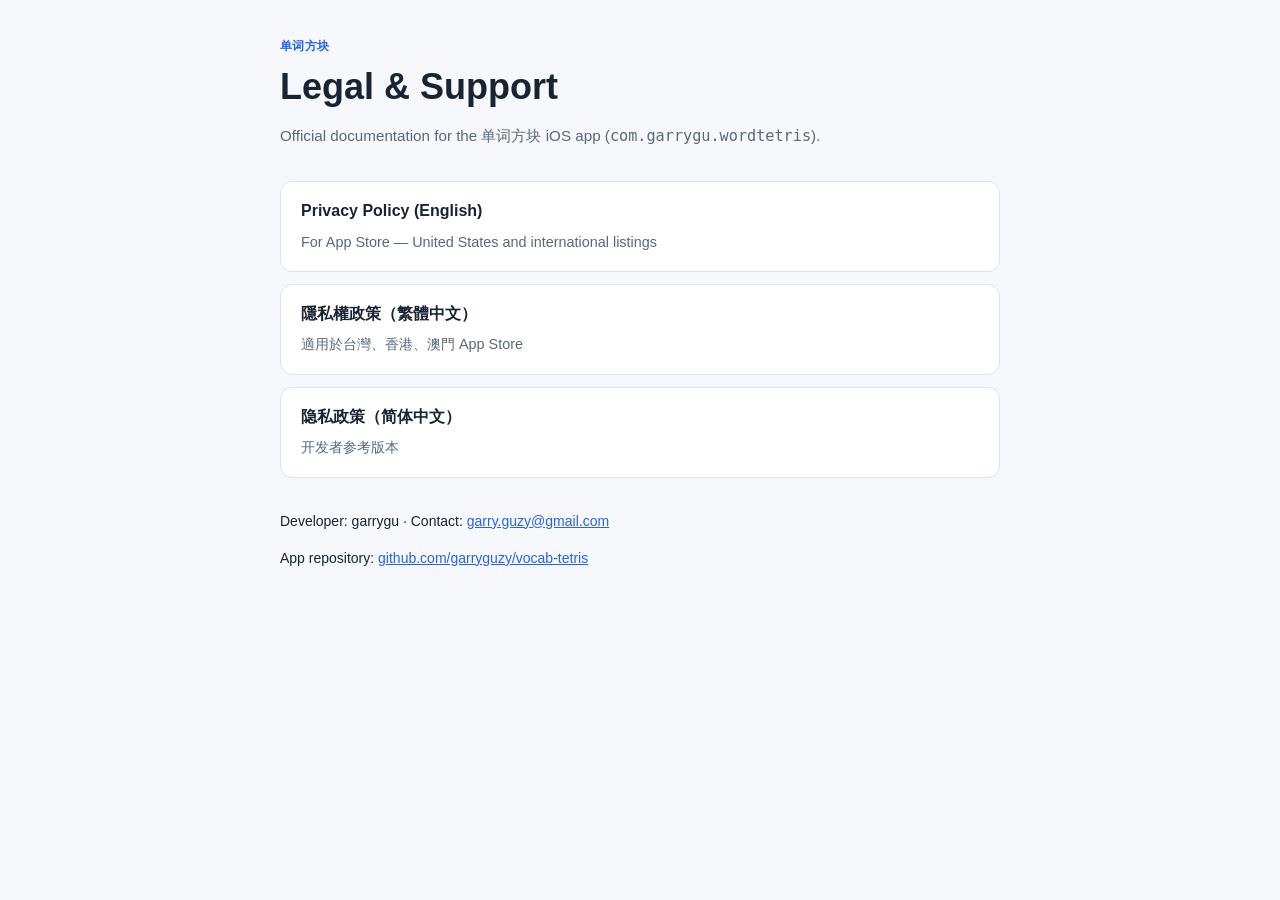
<file: index.html>
<!DOCTYPE html>
<html lang="en">
<head>
  <meta charset="UTF-8">
  <meta name="viewport" content="width=device-width, initial-scale=1.0">
  <title>单词方块 — Legal &amp; Support</title>
  <link rel="stylesheet" href="assets/style.css">
</head>
<body>
  <div class="wrap">
    <header>
      <div class="badge">单词方块</div>
      <h1>Legal &amp; Support</h1>
      <p class="meta">Official documentation for the 单词方块 iOS app (<code>com.garrygu.wordtetris</code>).</p>
    </header>

    <div class="home-links">
      <a href="privacy/">
        <strong>Privacy Policy (English)</strong>
        <span>For App Store — United States and international listings</span>
      </a>
      <a href="privacy/zh-Hant.html">
        <strong>隱私權政策（繁體中文）</strong>
        <span>適用於台灣、香港、澳門 App Store</span>
      </a>
      <a href="privacy/zh-Hans.html">
        <strong>隐私政策（简体中文）</strong>
        <span>开发者参考版本</span>
      </a>
    </div>

    <footer>
      <p>Developer: garrygu · Contact: <a href="mailto:garry.guzy@gmail.com">garry.guzy@gmail.com</a></p>
      <p>App repository: <a href="https://github.com/garryguzy/vocab-tetris">github.com/garryguzy/vocab-tetris</a></p>
    </footer>
  </div>
</body>
</html>
</file>
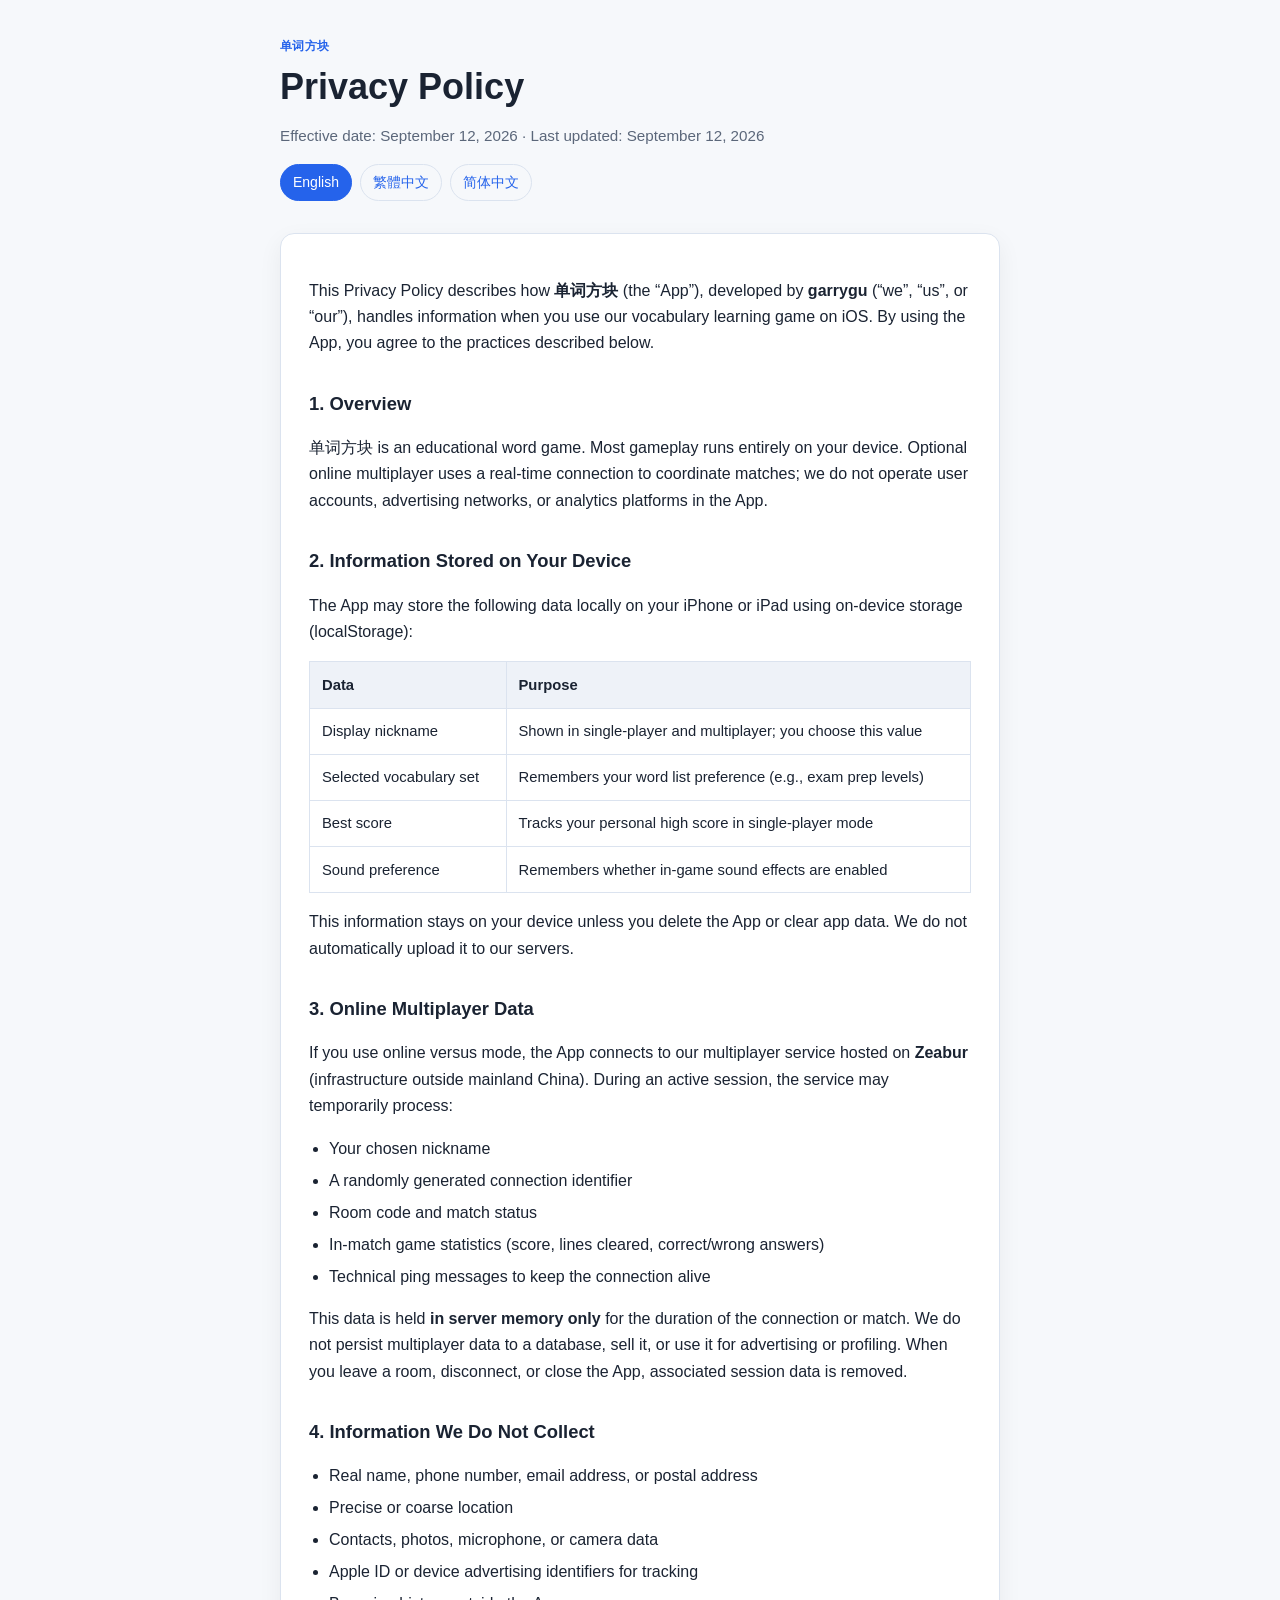
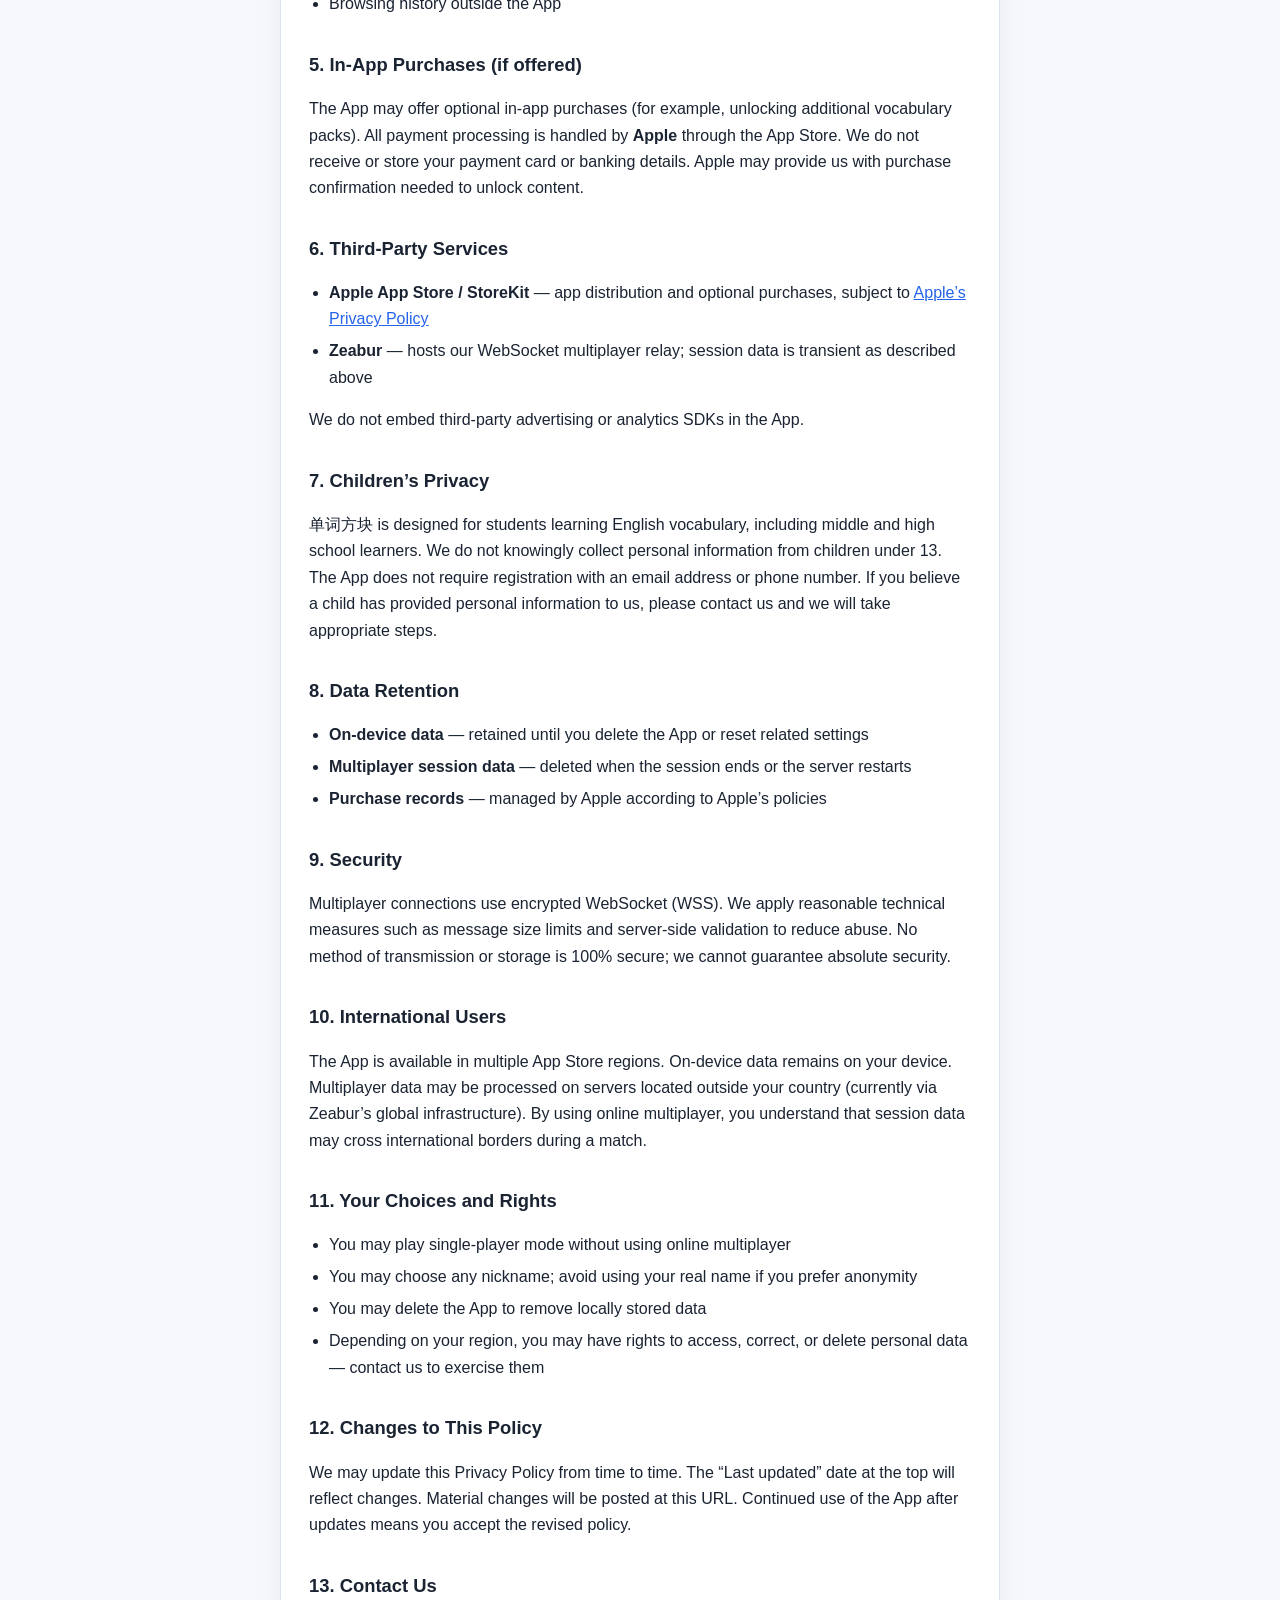
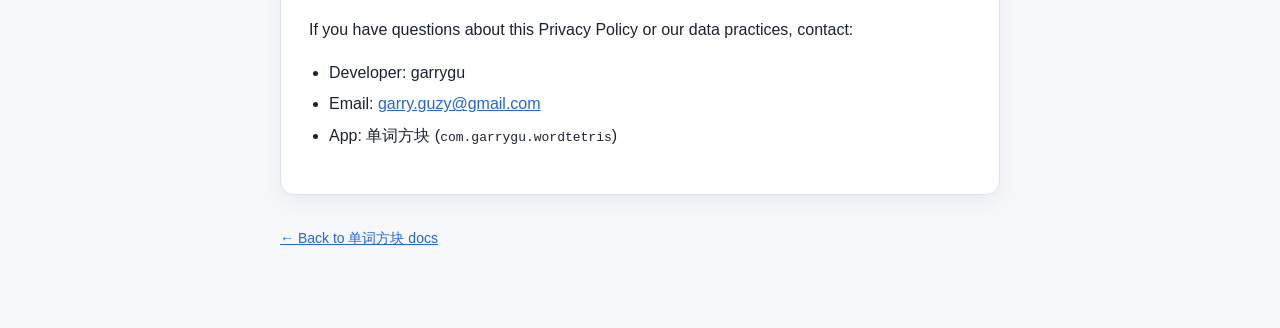
<file: privacy/index.html>
<!DOCTYPE html>
<html lang="en">
<head>
  <meta charset="UTF-8">
  <meta name="viewport" content="width=device-width, initial-scale=1.0">
  <title>单词方块 Privacy Policy</title>
  <link rel="stylesheet" href="../assets/style.css">
  <link rel="alternate" hreflang="en" href="index.html">
  <link rel="alternate" hreflang="zh-Hant" href="zh-Hant.html">
  <link rel="alternate" hreflang="zh-Hans" href="zh-Hans.html">
</head>
<body>
  <div class="wrap">
    <header>
      <div class="badge">单词方块</div>
      <h1>Privacy Policy</h1>
      <p class="meta">Effective date: September 12, 2026 · Last updated: September 12, 2026</p>
      <nav class="lang-nav" aria-label="Language">
        <a href="index.html" aria-current="page">English</a>
        <a href="zh-Hant.html">繁體中文</a>
        <a href="zh-Hans.html">简体中文</a>
      </nav>
    </header>

    <main class="card">
      <p>
        This Privacy Policy describes how <strong>单词方块</strong> (the “App”), developed by
        <strong>garrygu</strong> (“we”, “us”, or “our”), handles information when you use our
        vocabulary learning game on iOS. By using the App, you agree to the practices described below.
      </p>

      <h2>1. Overview</h2>
      <p>
        单词方块 is an educational word game. Most gameplay runs entirely on your device.
        Optional online multiplayer uses a real-time connection to coordinate matches; we do not operate
        user accounts, advertising networks, or analytics platforms in the App.
      </p>

      <h2>2. Information Stored on Your Device</h2>
      <p>The App may store the following data locally on your iPhone or iPad using on-device storage (localStorage):</p>
      <table>
        <thead>
          <tr>
            <th>Data</th>
            <th>Purpose</th>
          </tr>
        </thead>
        <tbody>
          <tr>
            <td>Display nickname</td>
            <td>Shown in single-player and multiplayer; you choose this value</td>
          </tr>
          <tr>
            <td>Selected vocabulary set</td>
            <td>Remembers your word list preference (e.g., exam prep levels)</td>
          </tr>
          <tr>
            <td>Best score</td>
            <td>Tracks your personal high score in single-player mode</td>
          </tr>
          <tr>
            <td>Sound preference</td>
            <td>Remembers whether in-game sound effects are enabled</td>
          </tr>
        </tbody>
      </table>
      <p>
        This information stays on your device unless you delete the App or clear app data.
        We do not automatically upload it to our servers.
      </p>

      <h2>3. Online Multiplayer Data</h2>
      <p>
        If you use online versus mode, the App connects to our multiplayer service hosted on
        <strong>Zeabur</strong> (infrastructure outside mainland China). During an active session, the service may temporarily process:
      </p>
      <ul>
        <li>Your chosen nickname</li>
        <li>A randomly generated connection identifier</li>
        <li>Room code and match status</li>
        <li>In-match game statistics (score, lines cleared, correct/wrong answers)</li>
        <li>Technical ping messages to keep the connection alive</li>
      </ul>
      <p>
        This data is held <strong>in server memory only</strong> for the duration of the connection or match.
        We do not persist multiplayer data to a database, sell it, or use it for advertising or profiling.
        When you leave a room, disconnect, or close the App, associated session data is removed.
      </p>

      <h2>4. Information We Do Not Collect</h2>
      <ul>
        <li>Real name, phone number, email address, or postal address</li>
        <li>Precise or coarse location</li>
        <li>Contacts, photos, microphone, or camera data</li>
        <li>Apple ID or device advertising identifiers for tracking</li>
        <li>Browsing history outside the App</li>
      </ul>

      <h2>5. In-App Purchases (if offered)</h2>
      <p>
        The App may offer optional in-app purchases (for example, unlocking additional vocabulary packs).
        All payment processing is handled by <strong>Apple</strong> through the App Store.
        We do not receive or store your payment card or banking details.
        Apple may provide us with purchase confirmation needed to unlock content.
      </p>

      <h2>6. Third-Party Services</h2>
      <ul>
        <li><strong>Apple App Store / StoreKit</strong> — app distribution and optional purchases, subject to <a href="https://www.apple.com/legal/privacy/">Apple’s Privacy Policy</a></li>
        <li><strong>Zeabur</strong> — hosts our WebSocket multiplayer relay; session data is transient as described above</li>
      </ul>
      <p>We do not embed third-party advertising or analytics SDKs in the App.</p>

      <h2>7. Children’s Privacy</h2>
      <p>
        单词方块 is designed for students learning English vocabulary, including middle and high school learners.
        We do not knowingly collect personal information from children under 13.
        The App does not require registration with an email address or phone number.
        If you believe a child has provided personal information to us, please contact us and we will take appropriate steps.
      </p>

      <h2>8. Data Retention</h2>
      <ul>
        <li><strong>On-device data</strong> — retained until you delete the App or reset related settings</li>
        <li><strong>Multiplayer session data</strong> — deleted when the session ends or the server restarts</li>
        <li><strong>Purchase records</strong> — managed by Apple according to Apple’s policies</li>
      </ul>

      <h2>9. Security</h2>
      <p>
        Multiplayer connections use encrypted WebSocket (WSS). We apply reasonable technical measures
        such as message size limits and server-side validation to reduce abuse.
        No method of transmission or storage is 100% secure; we cannot guarantee absolute security.
      </p>

      <h2>10. International Users</h2>
      <p>
        The App is available in multiple App Store regions. On-device data remains on your device.
        Multiplayer data may be processed on servers located outside your country (currently via Zeabur’s global infrastructure).
        By using online multiplayer, you understand that session data may cross international borders during a match.
      </p>

      <h2>11. Your Choices and Rights</h2>
      <ul>
        <li>You may play single-player mode without using online multiplayer</li>
        <li>You may choose any nickname; avoid using your real name if you prefer anonymity</li>
        <li>You may delete the App to remove locally stored data</li>
        <li>Depending on your region, you may have rights to access, correct, or delete personal data — contact us to exercise them</li>
      </ul>

      <h2>12. Changes to This Policy</h2>
      <p>
        We may update this Privacy Policy from time to time. The “Last updated” date at the top will reflect changes.
        Material changes will be posted at this URL. Continued use of the App after updates means you accept the revised policy.
      </p>

      <h2>13. Contact Us</h2>
      <p>
        If you have questions about this Privacy Policy or our data practices, contact:
      </p>
      <ul>
        <li>Developer: garrygu</li>
        <li>Email: <a href="mailto:garry.guzy@gmail.com">garry.guzy@gmail.com</a></li>
        <li>App: 单词方块 (<code>com.garrygu.wordtetris</code>)</li>
      </ul>
    </main>

    <footer>
      <p><a href="../">← Back to 单词方块 docs</a></p>
    </footer>
  </div>
</body>
</html>
</file>
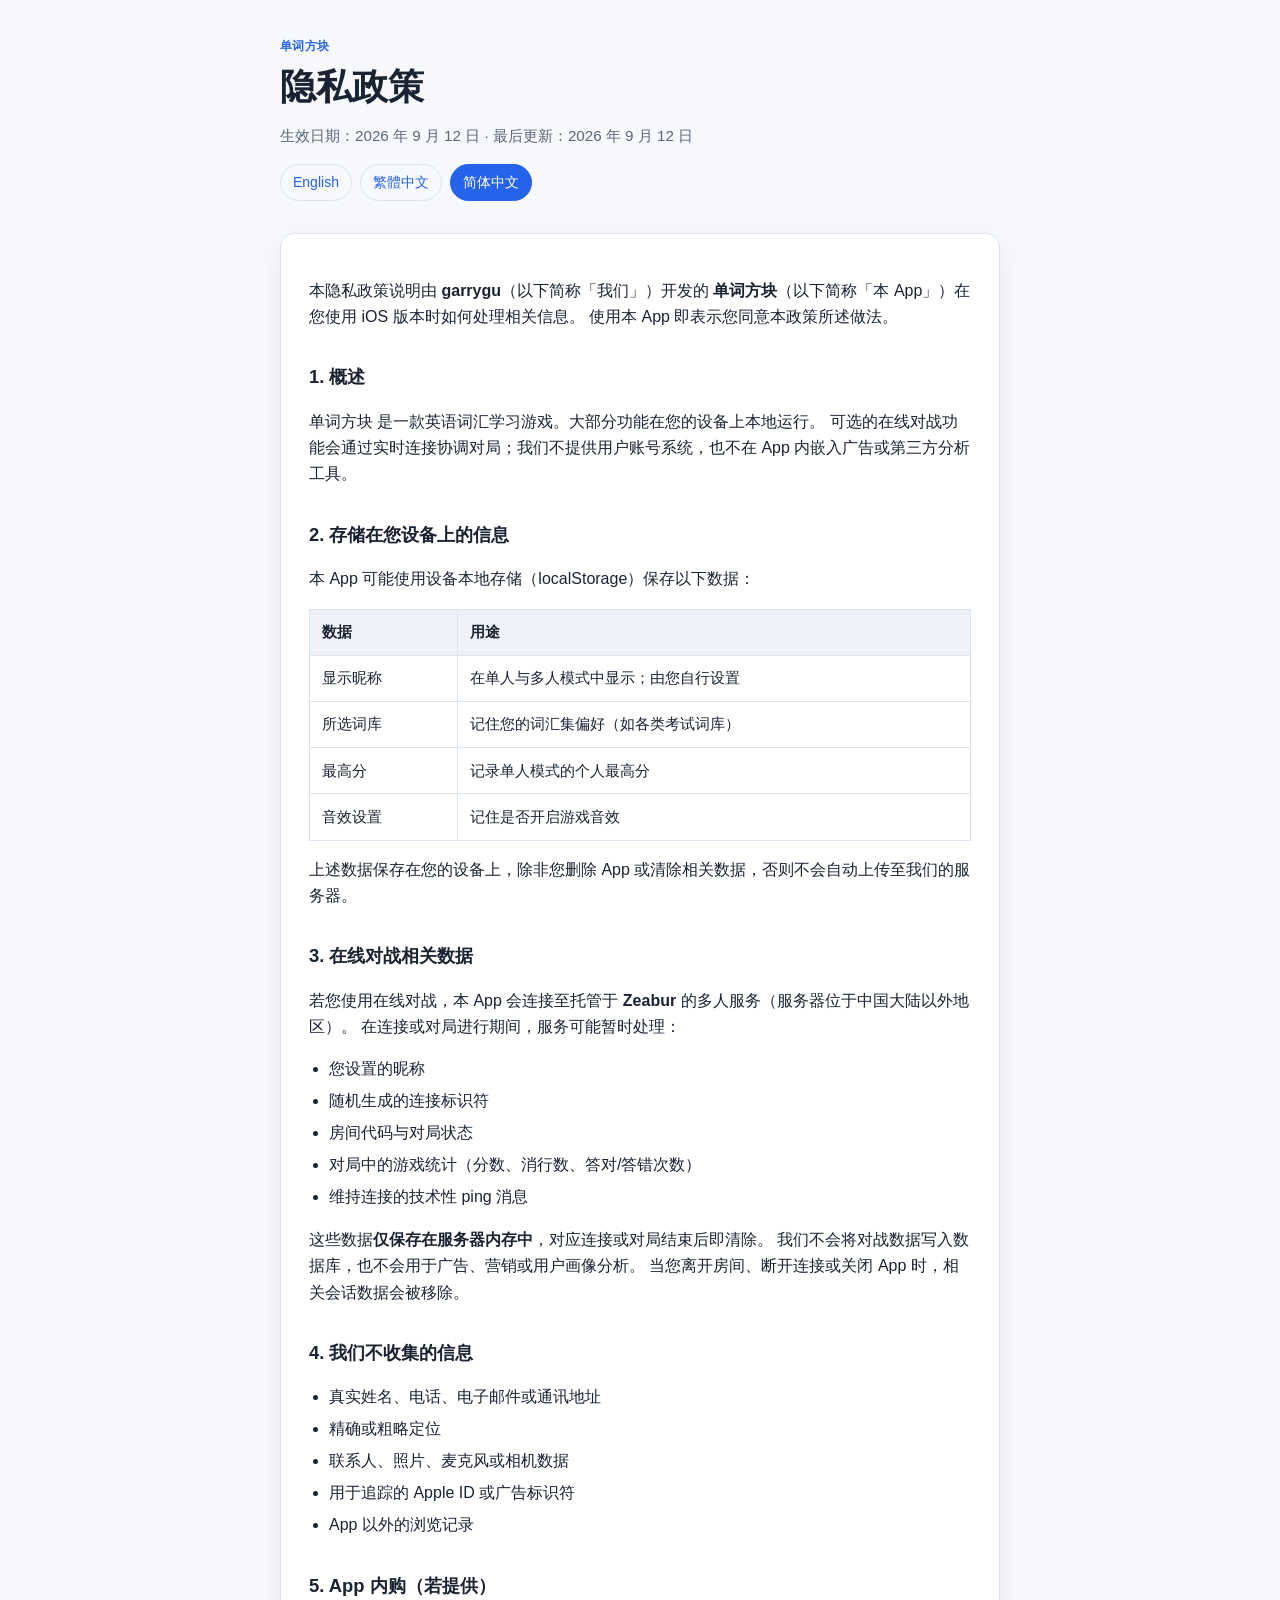
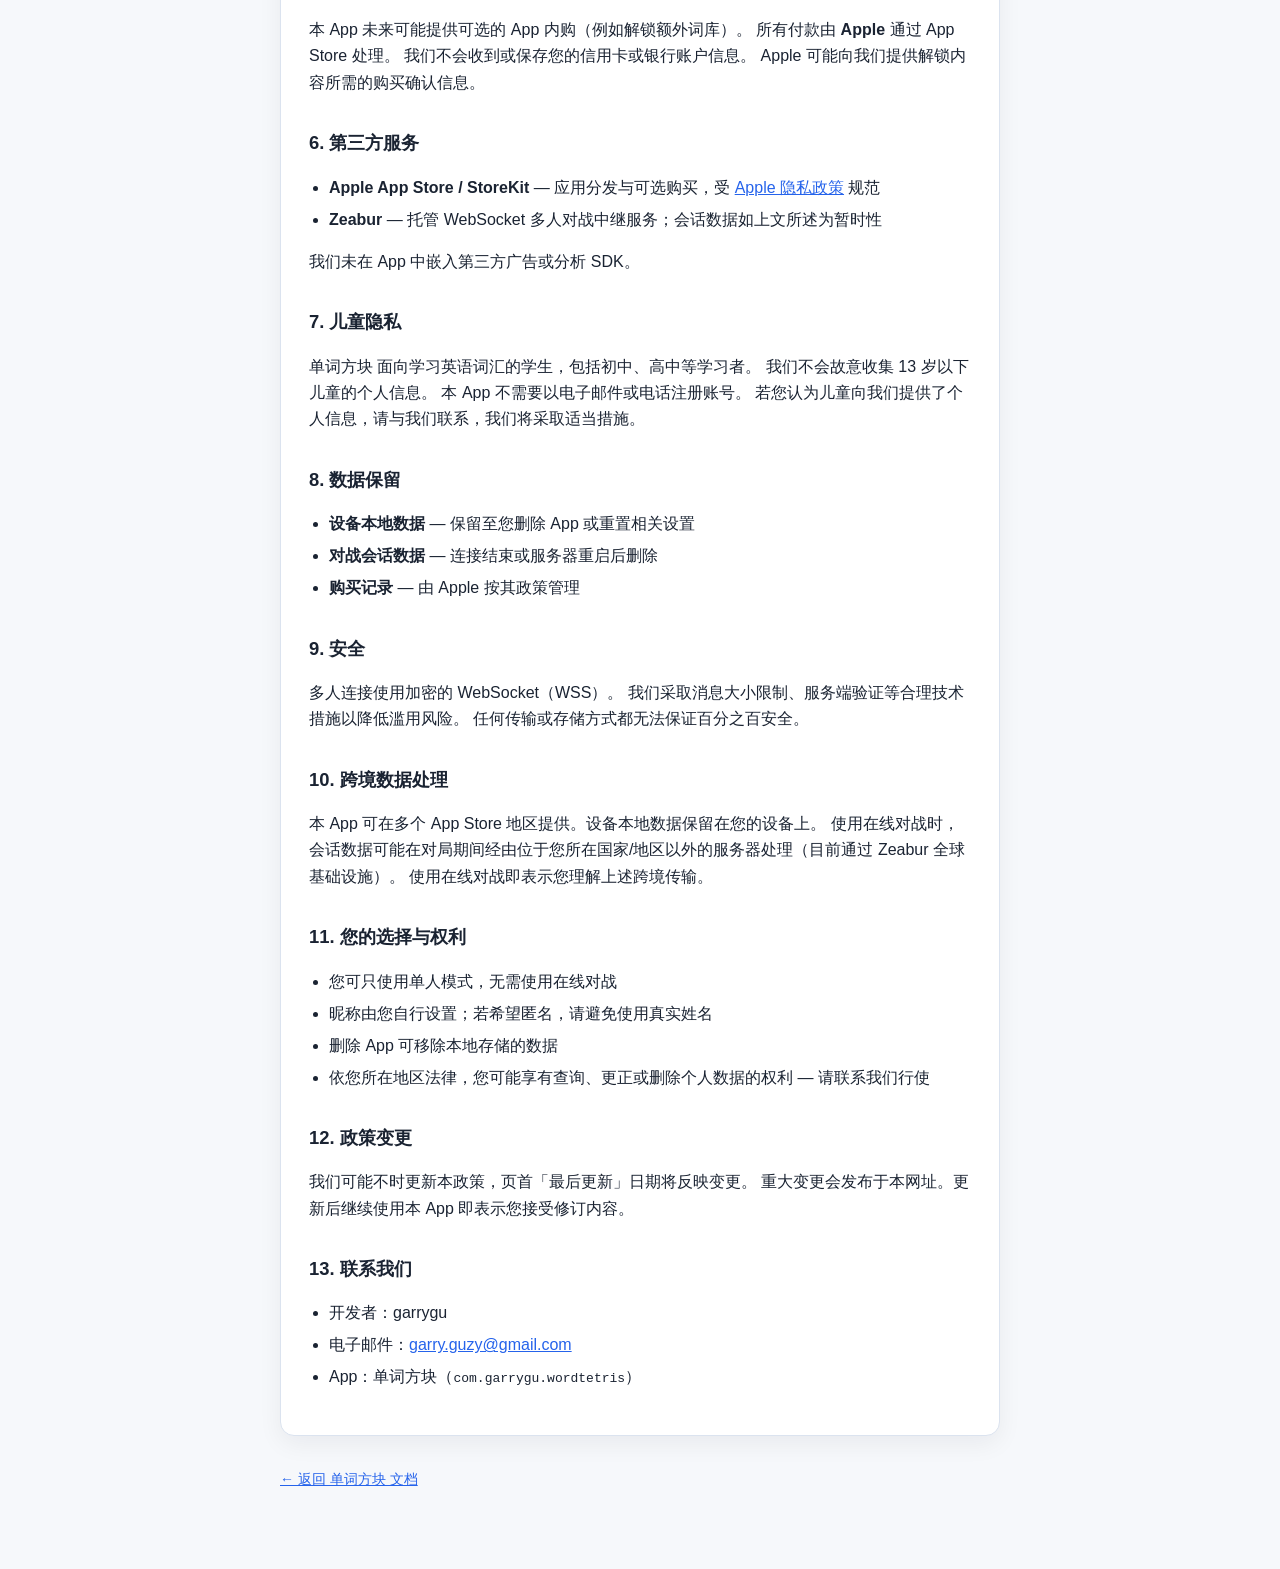
<file: privacy/zh-Hans.html>
<!DOCTYPE html>
<html lang="zh-Hans">
<head>
  <meta charset="UTF-8">
  <meta name="viewport" content="width=device-width, initial-scale=1.0">
  <title>单词方块 隐私政策</title>
  <link rel="stylesheet" href="../assets/style.css">
  <link rel="alternate" hreflang="en" href="index.html">
  <link rel="alternate" hreflang="zh-Hant" href="zh-Hant.html">
  <link rel="alternate" hreflang="zh-Hans" href="zh-Hans.html">
</head>
<body>
  <div class="wrap">
    <header>
      <div class="badge">单词方块</div>
      <h1>隐私政策</h1>
      <p class="meta">生效日期：2026 年 9 月 12 日 · 最后更新：2026 年 9 月 12 日</p>
      <nav class="lang-nav" aria-label="语言">
        <a href="index.html">English</a>
        <a href="zh-Hant.html">繁體中文</a>
        <a href="zh-Hans.html" aria-current="page">简体中文</a>
      </nav>
    </header>

    <main class="card">
      <p>
        本隐私政策说明由 <strong>garrygu</strong>（以下简称「我们」）开发的
        <strong>单词方块</strong>（以下简称「本 App」）在您使用 iOS 版本时如何处理相关信息。
        使用本 App 即表示您同意本政策所述做法。
      </p>

      <h2>1. 概述</h2>
      <p>
        单词方块 是一款英语词汇学习游戏。大部分功能在您的设备上本地运行。
        可选的在线对战功能会通过实时连接协调对局；我们不提供用户账号系统，也不在 App 内嵌入广告或第三方分析工具。
      </p>

      <h2>2. 存储在您设备上的信息</h2>
      <p>本 App 可能使用设备本地存储（localStorage）保存以下数据：</p>
      <table>
        <thead>
          <tr>
            <th>数据</th>
            <th>用途</th>
          </tr>
        </thead>
        <tbody>
          <tr>
            <td>显示昵称</td>
            <td>在单人与多人模式中显示；由您自行设置</td>
          </tr>
          <tr>
            <td>所选词库</td>
            <td>记住您的词汇集偏好（如各类考试词库）</td>
          </tr>
          <tr>
            <td>最高分</td>
            <td>记录单人模式的个人最高分</td>
          </tr>
          <tr>
            <td>音效设置</td>
            <td>记住是否开启游戏音效</td>
          </tr>
        </tbody>
      </table>
      <p>
        上述数据保存在您的设备上，除非您删除 App 或清除相关数据，否则不会自动上传至我们的服务器。
      </p>

      <h2>3. 在线对战相关数据</h2>
      <p>
        若您使用在线对战，本 App 会连接至托管于 <strong>Zeabur</strong> 的多人服务（服务器位于中国大陆以外地区）。
        在连接或对局进行期间，服务可能暂时处理：
      </p>
      <ul>
        <li>您设置的昵称</li>
        <li>随机生成的连接标识符</li>
        <li>房间代码与对局状态</li>
        <li>对局中的游戏统计（分数、消行数、答对/答错次数）</li>
        <li>维持连接的技术性 ping 消息</li>
      </ul>
      <p>
        这些数据<strong>仅保存在服务器内存中</strong>，对应连接或对局结束后即清除。
        我们不会将对战数据写入数据库，也不会用于广告、营销或用户画像分析。
        当您离开房间、断开连接或关闭 App 时，相关会话数据会被移除。
      </p>

      <h2>4. 我们不收集的信息</h2>
      <ul>
        <li>真实姓名、电话、电子邮件或通讯地址</li>
        <li>精确或粗略定位</li>
        <li>联系人、照片、麦克风或相机数据</li>
        <li>用于追踪的 Apple ID 或广告标识符</li>
        <li>App 以外的浏览记录</li>
      </ul>

      <h2>5. App 内购（若提供）</h2>
      <p>
        本 App 未来可能提供可选的 App 内购（例如解锁额外词库）。
        所有付款由 <strong>Apple</strong> 通过 App Store 处理。
        我们不会收到或保存您的信用卡或银行账户信息。
        Apple 可能向我们提供解锁内容所需的购买确认信息。
      </p>

      <h2>6. 第三方服务</h2>
      <ul>
        <li><strong>Apple App Store / StoreKit</strong> — 应用分发与可选购买，受 <a href="https://www.apple.com/legal/privacy/">Apple 隐私政策</a> 规范</li>
        <li><strong>Zeabur</strong> — 托管 WebSocket 多人对战中继服务；会话数据如上文所述为暂时性</li>
      </ul>
      <p>我们未在 App 中嵌入第三方广告或分析 SDK。</p>

      <h2>7. 儿童隐私</h2>
      <p>
        单词方块 面向学习英语词汇的学生，包括初中、高中等学习者。
        我们不会故意收集 13 岁以下儿童的个人信息。
        本 App 不需要以电子邮件或电话注册账号。
        若您认为儿童向我们提供了个人信息，请与我们联系，我们将采取适当措施。
      </p>

      <h2>8. 数据保留</h2>
      <ul>
        <li><strong>设备本地数据</strong> — 保留至您删除 App 或重置相关设置</li>
        <li><strong>对战会话数据</strong> — 连接结束或服务器重启后删除</li>
        <li><strong>购买记录</strong> — 由 Apple 按其政策管理</li>
      </ul>

      <h2>9. 安全</h2>
      <p>
        多人连接使用加密的 WebSocket（WSS）。
        我们采取消息大小限制、服务端验证等合理技术措施以降低滥用风险。
        任何传输或存储方式都无法保证百分之百安全。
      </p>

      <h2>10. 跨境数据处理</h2>
      <p>
        本 App 可在多个 App Store 地区提供。设备本地数据保留在您的设备上。
        使用在线对战时，会话数据可能在对局期间经由位于您所在国家/地区以外的服务器处理（目前通过 Zeabur 全球基础设施）。
        使用在线对战即表示您理解上述跨境传输。
      </p>

      <h2>11. 您的选择与权利</h2>
      <ul>
        <li>您可只使用单人模式，无需使用在线对战</li>
        <li>昵称由您自行设置；若希望匿名，请避免使用真实姓名</li>
        <li>删除 App 可移除本地存储的数据</li>
        <li>依您所在地区法律，您可能享有查询、更正或删除个人数据的权利 — 请联系我们行使</li>
      </ul>

      <h2>12. 政策变更</h2>
      <p>
        我们可能不时更新本政策，页首「最后更新」日期将反映变更。
        重大变更会发布于本网址。更新后继续使用本 App 即表示您接受修订内容。
      </p>

      <h2>13. 联系我们</h2>
      <ul>
        <li>开发者：garrygu</li>
        <li>电子邮件：<a href="mailto:garry.guzy@gmail.com">garry.guzy@gmail.com</a></li>
        <li>App：单词方块（<code>com.garrygu.wordtetris</code>）</li>
      </ul>
    </main>

    <footer>
      <p><a href="../">← 返回 单词方块 文档</a></p>
    </footer>
  </div>
</body>
</html>
</file>
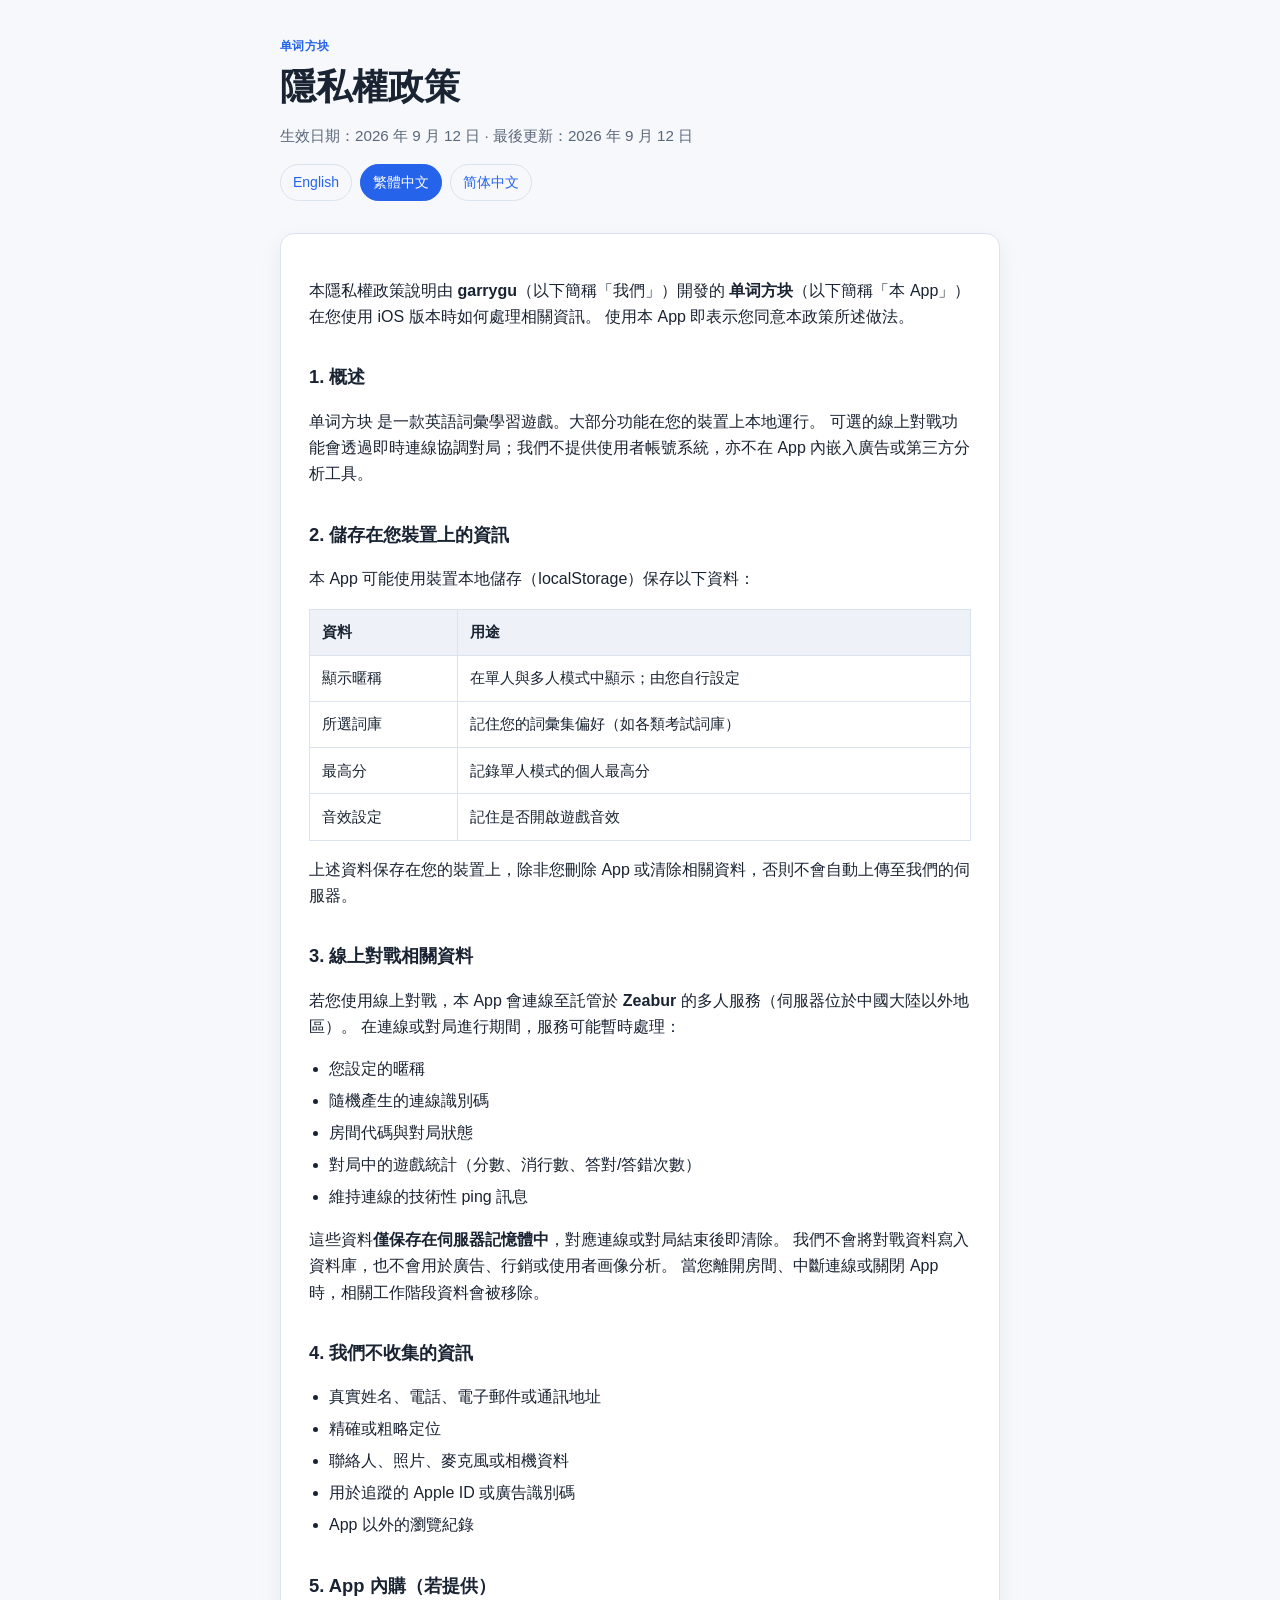
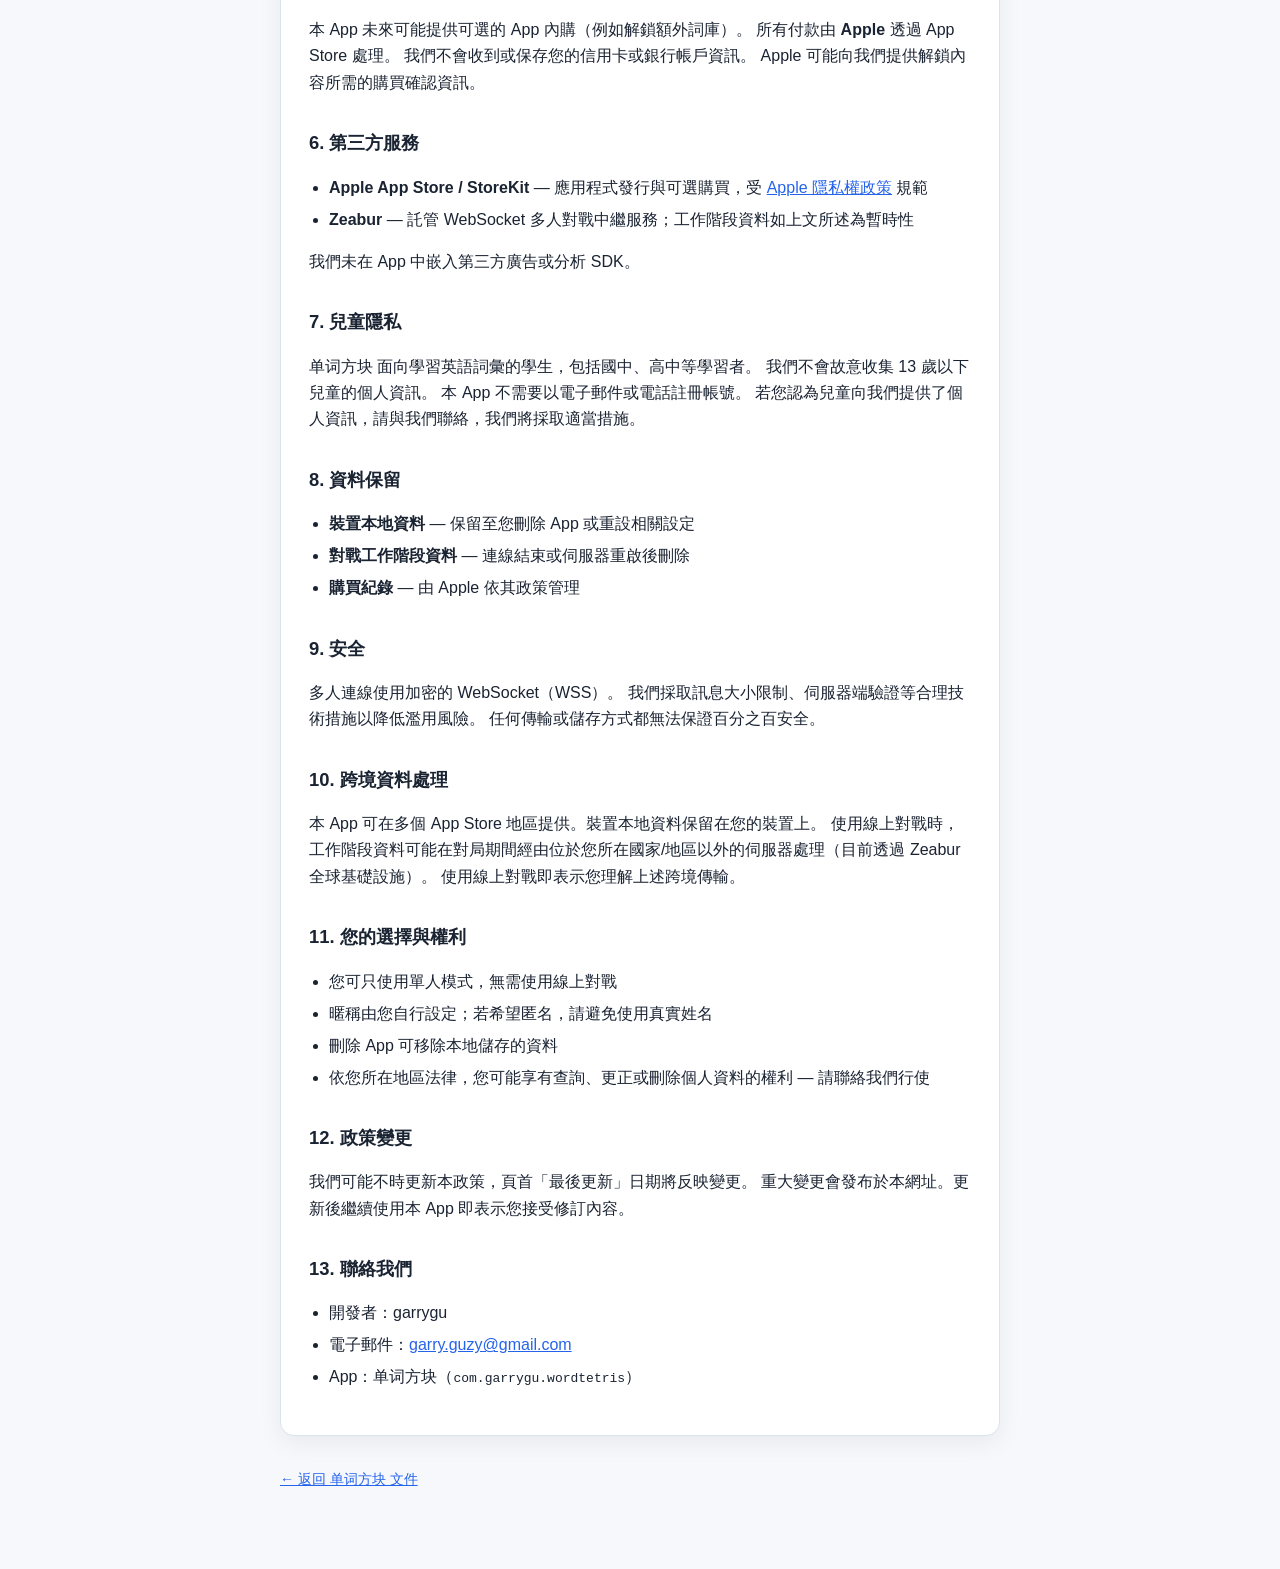
<file: privacy/zh-Hant.html>
<!DOCTYPE html>
<html lang="zh-Hant">
<head>
  <meta charset="UTF-8">
  <meta name="viewport" content="width=device-width, initial-scale=1.0">
  <title>单词方块 隱私權政策</title>
  <link rel="stylesheet" href="../assets/style.css">
  <link rel="alternate" hreflang="en" href="index.html">
  <link rel="alternate" hreflang="zh-Hant" href="zh-Hant.html">
  <link rel="alternate" hreflang="zh-Hans" href="zh-Hans.html">
</head>
<body>
  <div class="wrap">
    <header>
      <div class="badge">单词方块</div>
      <h1>隱私權政策</h1>
      <p class="meta">生效日期：2026 年 9 月 12 日 · 最後更新：2026 年 9 月 12 日</p>
      <nav class="lang-nav" aria-label="語言">
        <a href="index.html">English</a>
        <a href="zh-Hant.html" aria-current="page">繁體中文</a>
        <a href="zh-Hans.html">简体中文</a>
      </nav>
    </header>

    <main class="card">
      <p>
        本隱私權政策說明由 <strong>garrygu</strong>（以下簡稱「我們」）開發的
        <strong>单词方块</strong>（以下簡稱「本 App」）在您使用 iOS 版本時如何處理相關資訊。
        使用本 App 即表示您同意本政策所述做法。
      </p>

      <h2>1. 概述</h2>
      <p>
        单词方块 是一款英語詞彙學習遊戲。大部分功能在您的裝置上本地運行。
        可選的線上對戰功能會透過即時連線協調對局；我們不提供使用者帳號系統，亦不在 App 內嵌入廣告或第三方分析工具。
      </p>

      <h2>2. 儲存在您裝置上的資訊</h2>
      <p>本 App 可能使用裝置本地儲存（localStorage）保存以下資料：</p>
      <table>
        <thead>
          <tr>
            <th>資料</th>
            <th>用途</th>
          </tr>
        </thead>
        <tbody>
          <tr>
            <td>顯示暱稱</td>
            <td>在單人與多人模式中顯示；由您自行設定</td>
          </tr>
          <tr>
            <td>所選詞庫</td>
            <td>記住您的詞彙集偏好（如各類考試詞庫）</td>
          </tr>
          <tr>
            <td>最高分</td>
            <td>記錄單人模式的個人最高分</td>
          </tr>
          <tr>
            <td>音效設定</td>
            <td>記住是否開啟遊戲音效</td>
          </tr>
        </tbody>
      </table>
      <p>
        上述資料保存在您的裝置上，除非您刪除 App 或清除相關資料，否則不會自動上傳至我們的伺服器。
      </p>

      <h2>3. 線上對戰相關資料</h2>
      <p>
        若您使用線上對戰，本 App 會連線至託管於 <strong>Zeabur</strong> 的多人服務（伺服器位於中國大陸以外地區）。
        在連線或對局進行期間，服務可能暫時處理：
      </p>
      <ul>
        <li>您設定的暱稱</li>
        <li>隨機產生的連線識別碼</li>
        <li>房間代碼與對局狀態</li>
        <li>對局中的遊戲統計（分數、消行數、答對/答錯次數）</li>
        <li>維持連線的技術性 ping 訊息</li>
      </ul>
      <p>
        這些資料<strong>僅保存在伺服器記憶體中</strong>，對應連線或對局結束後即清除。
        我們不會將對戰資料寫入資料庫，也不會用於廣告、行銷或使用者画像分析。
        當您離開房間、中斷連線或關閉 App 時，相關工作階段資料會被移除。
      </p>

      <h2>4. 我們不收集的資訊</h2>
      <ul>
        <li>真實姓名、電話、電子郵件或通訊地址</li>
        <li>精確或粗略定位</li>
        <li>聯絡人、照片、麥克風或相機資料</li>
        <li>用於追蹤的 Apple ID 或廣告識別碼</li>
        <li>App 以外的瀏覽紀錄</li>
      </ul>

      <h2>5. App 內購（若提供）</h2>
      <p>
        本 App 未來可能提供可選的 App 內購（例如解鎖額外詞庫）。
        所有付款由 <strong>Apple</strong> 透過 App Store 處理。
        我們不會收到或保存您的信用卡或銀行帳戶資訊。
        Apple 可能向我們提供解鎖內容所需的購買確認資訊。
      </p>

      <h2>6. 第三方服務</h2>
      <ul>
        <li><strong>Apple App Store / StoreKit</strong> — 應用程式發行與可選購買，受 <a href="https://www.apple.com/legal/privacy/">Apple 隱私權政策</a> 規範</li>
        <li><strong>Zeabur</strong> — 託管 WebSocket 多人對戰中繼服務；工作階段資料如上文所述為暫時性</li>
      </ul>
      <p>我們未在 App 中嵌入第三方廣告或分析 SDK。</p>

      <h2>7. 兒童隱私</h2>
      <p>
        单词方块 面向學習英語詞彙的學生，包括國中、高中等學習者。
        我們不會故意收集 13 歲以下兒童的個人資訊。
        本 App 不需要以電子郵件或電話註冊帳號。
        若您認為兒童向我們提供了個人資訊，請與我們聯絡，我們將採取適當措施。
      </p>

      <h2>8. 資料保留</h2>
      <ul>
        <li><strong>裝置本地資料</strong> — 保留至您刪除 App 或重設相關設定</li>
        <li><strong>對戰工作階段資料</strong> — 連線結束或伺服器重啟後刪除</li>
        <li><strong>購買紀錄</strong> — 由 Apple 依其政策管理</li>
      </ul>

      <h2>9. 安全</h2>
      <p>
        多人連線使用加密的 WebSocket（WSS）。
        我們採取訊息大小限制、伺服器端驗證等合理技術措施以降低濫用風險。
        任何傳輸或儲存方式都無法保證百分之百安全。
      </p>

      <h2>10. 跨境資料處理</h2>
      <p>
        本 App 可在多個 App Store 地區提供。裝置本地資料保留在您的裝置上。
        使用線上對戰時，工作階段資料可能在對局期間經由位於您所在國家/地區以外的伺服器處理（目前透過 Zeabur 全球基礎設施）。
        使用線上對戰即表示您理解上述跨境傳輸。
      </p>

      <h2>11. 您的選擇與權利</h2>
      <ul>
        <li>您可只使用單人模式，無需使用線上對戰</li>
        <li>暱稱由您自行設定；若希望匿名，請避免使用真實姓名</li>
        <li>刪除 App 可移除本地儲存的資料</li>
        <li>依您所在地區法律，您可能享有查詢、更正或刪除個人資料的權利 — 請聯絡我們行使</li>
      </ul>

      <h2>12. 政策變更</h2>
      <p>
        我們可能不時更新本政策，頁首「最後更新」日期將反映變更。
        重大變更會發布於本網址。更新後繼續使用本 App 即表示您接受修訂內容。
      </p>

      <h2>13. 聯絡我們</h2>
      <ul>
        <li>開發者：garrygu</li>
        <li>電子郵件：<a href="mailto:garry.guzy@gmail.com">garry.guzy@gmail.com</a></li>
        <li>App：单词方块（<code>com.garrygu.wordtetris</code>）</li>
      </ul>
    </main>

    <footer>
      <p><a href="../">← 返回 单词方块 文件</a></p>
    </footer>
  </div>
</body>
</html>
</file>
<file: assets/style.css>
:root {
  color-scheme: light dark;
  --bg: #f6f8fb;
  --card: #ffffff;
  --text: #1a2332;
  --muted: #5b677a;
  --accent: #2563eb;
  --border: #dbe3ef;
  --code-bg: #eef2f8;
}

@media (prefers-color-scheme: dark) {
  :root {
    --bg: #0f1419;
    --card: #171d26;
    --text: #e8edf5;
    --muted: #9aa7ba;
    --accent: #60a5fa;
    --border: #2a3444;
    --code-bg: #222b38;
  }
}

* {
  box-sizing: border-box;
}

body {
  margin: 0;
  font-family: -apple-system, BlinkMacSystemFont, "Segoe UI", Roboto, "Helvetica Neue", Arial, sans-serif;
  line-height: 1.65;
  color: var(--text);
  background: var(--bg);
}

.wrap {
  max-width: 760px;
  margin: 0 auto;
  padding: 2rem 1.25rem 4rem;
}

header {
  margin-bottom: 2rem;
}

.badge {
  display: inline-block;
  font-size: 0.75rem;
  font-weight: 600;
  letter-spacing: 0.04em;
  text-transform: uppercase;
  color: var(--accent);
  margin-bottom: 0.5rem;
}

h1 {
  margin: 0 0 0.5rem;
  font-size: clamp(1.75rem, 4vw, 2.25rem);
  line-height: 1.2;
}

.meta {
  color: var(--muted);
  font-size: 0.95rem;
}

.card {
  background: var(--card);
  border: 1px solid var(--border);
  border-radius: 14px;
  padding: 1.75rem;
  box-shadow: 0 8px 24px rgba(15, 23, 42, 0.06);
}

.card + .card {
  margin-top: 1rem;
}

h2 {
  margin: 2rem 0 0.75rem;
  font-size: 1.15rem;
}

h2:first-child {
  margin-top: 0;
}

p, li {
  color: var(--text);
}

ul {
  padding-left: 1.25rem;
}

li + li {
  margin-top: 0.35rem;
}

a {
  color: var(--accent);
}

.lang-nav {
  display: flex;
  flex-wrap: wrap;
  gap: 0.5rem;
  margin-top: 1rem;
}

.lang-nav a {
  display: inline-block;
  padding: 0.35rem 0.75rem;
  border: 1px solid var(--border);
  border-radius: 999px;
  text-decoration: none;
  font-size: 0.875rem;
}

.lang-nav a[aria-current="page"] {
  background: var(--accent);
  border-color: var(--accent);
  color: #fff;
}

table {
  width: 100%;
  border-collapse: collapse;
  font-size: 0.925rem;
  margin: 1rem 0;
}

th, td {
  border: 1px solid var(--border);
  padding: 0.65rem 0.75rem;
  text-align: left;
  vertical-align: top;
}

th {
  background: var(--code-bg);
}

footer {
  margin-top: 2rem;
  color: var(--muted);
  font-size: 0.875rem;
}

.home-links {
  display: grid;
  gap: 0.75rem;
  margin-top: 1.5rem;
}

.home-links a {
  display: block;
  padding: 1rem 1.25rem;
  border: 1px solid var(--border);
  border-radius: 12px;
  text-decoration: none;
  background: var(--card);
}

.home-links a strong {
  display: block;
  margin-bottom: 0.25rem;
  color: var(--text);
}

.home-links a span {
  color: var(--muted);
  font-size: 0.9rem;
}
</file>
